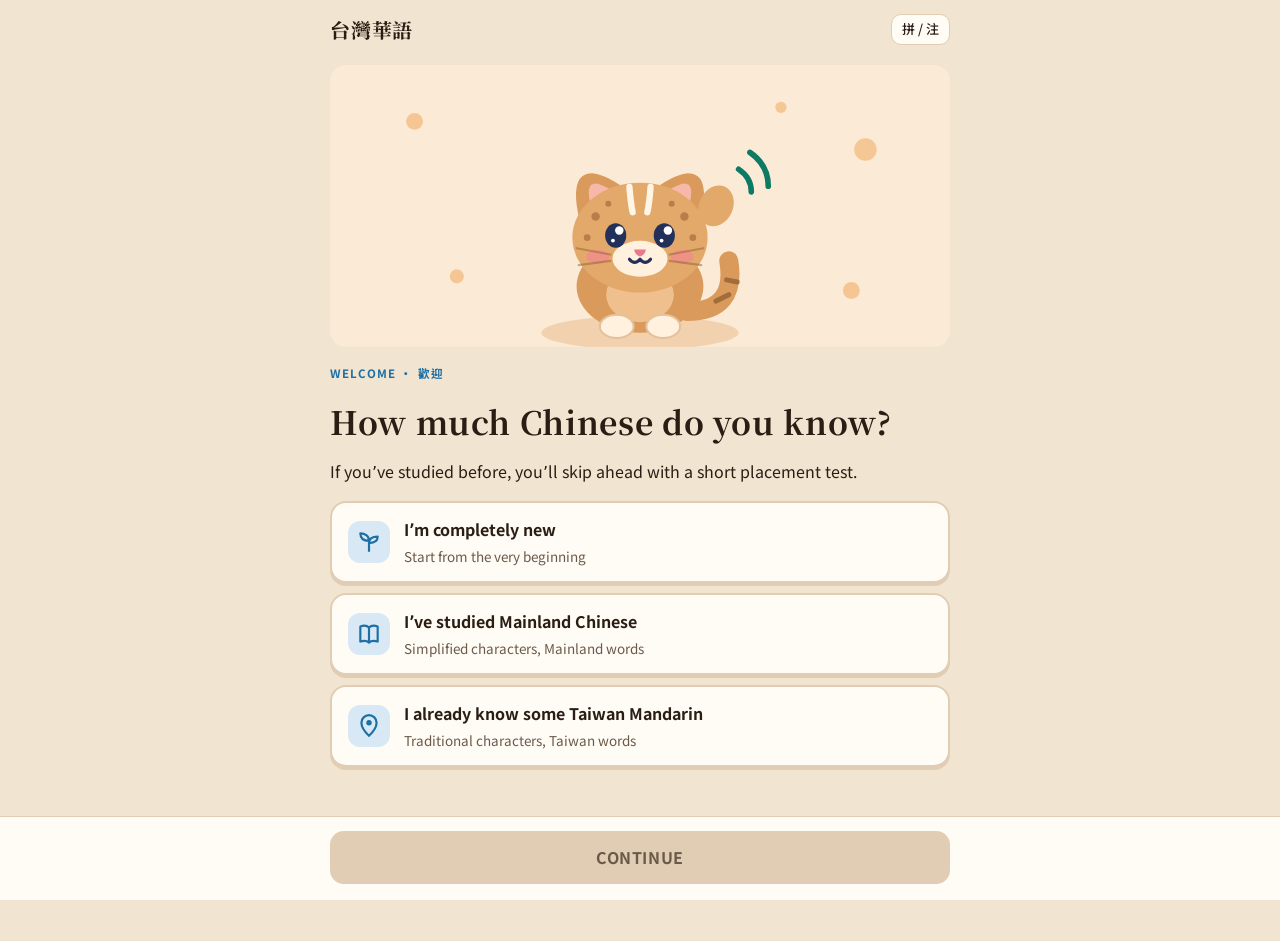
<file: lessons.html>
<!doctype html>
<html lang="en"><head><meta charset="utf-8"><meta name="viewport" content="width=device-width,initial-scale=1">
<title>台灣華語</title>
<script>location.replace('./');</script>
<noscript><meta http-equiv="refresh" content="0; url=./"></noscript></head>
<body><p><a href="./">Open the app</a></p></body></html>
</file>
